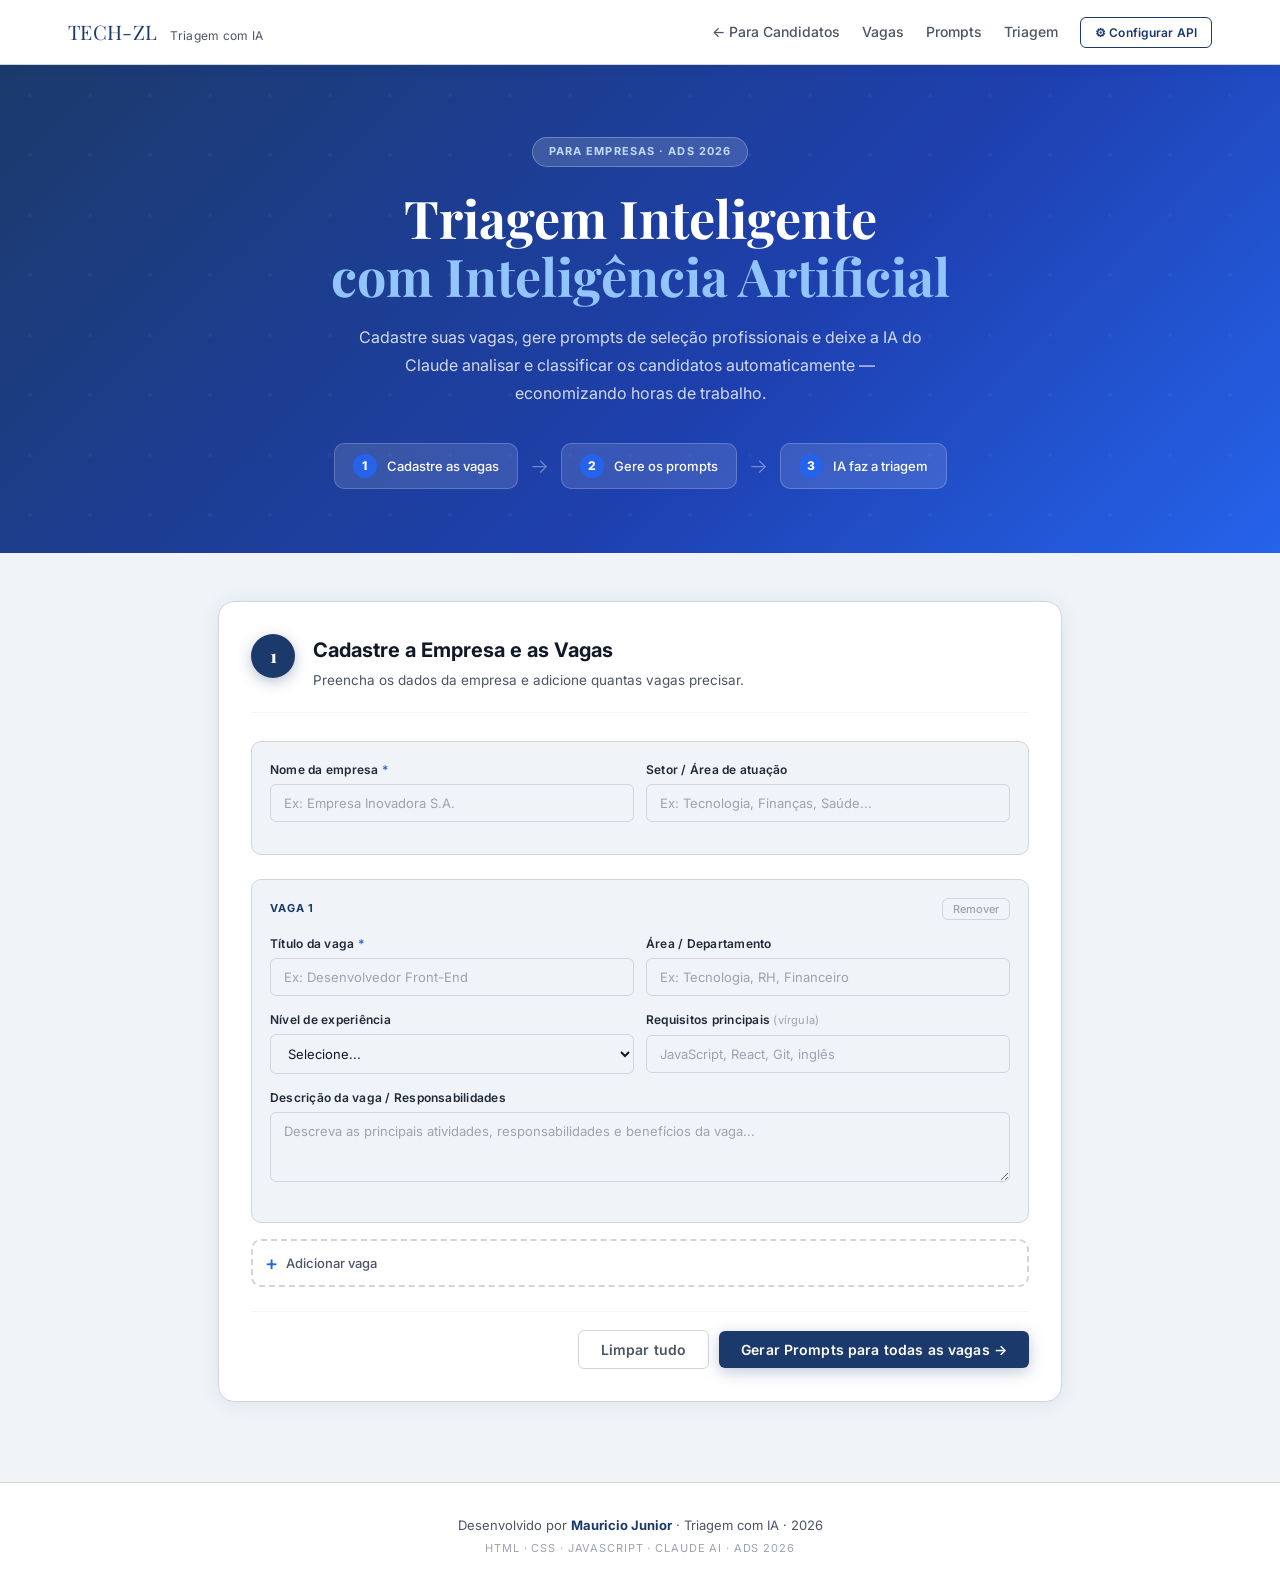
<file: empresa.html>
<!DOCTYPE html>
<html lang="pt-BR">
  <head>
    <meta charset="UTF-8" />
    <meta name="viewport" content="width=device-width, initial-scale=1.0" />
    <title>Triagem com IA | Tech-ZL · ADS 2026</title>
    <link rel="stylesheet" href="empresa.css" />
    <link
      href="https://fonts.googleapis.com/css2?family=Playfair+Display:wght@700&family=Inter:wght@400;500;600&display=swap"
      rel="stylesheet"
    />
  </head>
  <body>

    <!-- ========== NAVBAR ========== -->
    <header class="navbar">
      <div class="navbar__inner">
        <a href="index.html" class="navbar__logo">
          TECH-ZL <span>Triagem com IA</span>
        </a>
        <nav class="navbar__links">
          <a href="index.html">← Para Candidatos</a>
          <a href="#passo-1">Vagas</a>
          <a href="#passo-2">Prompts</a>
          <a href="#passo-3">Triagem</a>
          <button class="btn btn--outline btn--sm" onclick="abrirConfigApi()">⚙ Configurar API</button>
        </nav>
        <button class="navbar__hamburger" id="hamburger" aria-label="Abrir menu">
          <span></span><span></span><span></span>
        </button>
      </div>
      <div class="navbar__mobile" id="mobile-menu">
        <a href="index.html" onclick="fecharMenu()">← Para Candidatos</a>
        <a href="#passo-1" onclick="fecharMenu()">Vagas</a>
        <a href="#passo-2" onclick="fecharMenu()">Prompts</a>
        <a href="#passo-3" onclick="fecharMenu()">Triagem</a>
        <button class="btn btn--outline btn--sm" onclick="abrirConfigApi(); fecharMenu()">⚙ Configurar API</button>
      </div>
    </header>

    <!-- ========== MODAL API KEY ========== -->
    <div class="modal-overlay" id="modal-api" onclick="fecharConfigApi(event)">
      <div class="modal">
        <div class="modal__header">
          <h3 class="modal__titulo">⚙ Configurar Chave de API</h3>
          <button class="modal__fechar" onclick="fecharConfigApi()">✕</button>
        </div>
        <p class="modal__desc">
          Para usar a triagem com IA, insira sua chave de API da Anthropic (Claude).<br>
          A chave é armazenada <strong>apenas nesta sessão</strong> e nunca é enviada a terceiros.
        </p>
        <div class="campo">
          <label for="api-key-input">Chave de API Anthropic</label>
          <input type="password" id="api-key-input" placeholder="sk-ant-api03-..." autocomplete="off" />
        </div>
        <p class="modal__link">
          Não tem uma chave? Acesse
          <a href="https://console.anthropic.com" target="_blank">console.anthropic.com</a>
          para criar gratuitamente.
        </p>
        <div class="modal__acoes">
          <button class="btn btn--ghost" onclick="fecharConfigApi()">Cancelar</button>
          <button class="btn btn--primary" onclick="salvarApiKey()">Salvar e fechar</button>
        </div>
      </div>
    </div>

    <!-- ========== HERO ========== -->
    <section class="hero-empresa">
      <div class="hero-empresa__conteudo">
        <span class="hero-empresa__badge">Para Empresas · ADS 2026</span>
        <h1 class="hero-empresa__titulo">
          Triagem Inteligente<br>
          <span class="hero-empresa__destaque">com Inteligência Artificial</span>
        </h1>
        <p class="hero-empresa__sub">
          Cadastre suas vagas, gere prompts de seleção profissionais e deixe a IA do Claude
          analisar e classificar os candidatos automaticamente — economizando horas de trabalho.
        </p>
        <div class="hero-empresa__passos">
          <div class="passo-mini">
            <span class="passo-mini__num">1</span>
            <span>Cadastre as vagas</span>
          </div>
          <div class="passo-mini__seta">→</div>
          <div class="passo-mini">
            <span class="passo-mini__num">2</span>
            <span>Gere os prompts</span>
          </div>
          <div class="passo-mini__seta">→</div>
          <div class="passo-mini">
            <span class="passo-mini__num">3</span>
            <span>IA faz a triagem</span>
          </div>
        </div>
      </div>
    </section>

    <!-- ========== MAIN ========== -->
    <main class="main-empresa">

      <!-- ======== PASSO 1: VAGAS ======== -->
      <section class="step-card" id="passo-1">
        <div class="step-card__header">
          <div class="step-num">1</div>
          <div>
            <h2 class="step-card__titulo">Cadastre a Empresa e as Vagas</h2>
            <p class="step-card__desc">Preencha os dados da empresa e adicione quantas vagas precisar.</p>
          </div>
        </div>

        <!-- Dados da empresa -->
        <div class="empresa-dados">
          <div class="campo-linha">
            <div class="campo">
              <label for="nome-empresa">Nome da empresa <span class="obrig">*</span></label>
              <input type="text" id="nome-empresa" placeholder="Ex: Empresa Inovadora S.A." oninput="atualizarPrompts()" />
            </div>
            <div class="campo">
              <label for="setor-empresa">Setor / Área de atuação</label>
              <input type="text" id="setor-empresa" placeholder="Ex: Tecnologia, Finanças, Saúde..." oninput="atualizarPrompts()" />
            </div>
          </div>
        </div>

        <!-- Lista de vagas -->
        <div id="lista-vagas"></div>

        <button class="btn-adicionar" onclick="adicionarVaga()">
          <span class="btn-adicionar__icone">+</span>
          Adicionar vaga
        </button>

        <div class="step-acoes">
          <button class="btn btn--ghost" onclick="limparTudo()">Limpar tudo</button>
          <button class="btn btn--primary" onclick="gerarPrompts()">
            Gerar Prompts para todas as vagas →
          </button>
        </div>
      </section>

      <!-- ======== PASSO 2: PROMPTS GERADOS ======== -->
      <section class="step-card" id="passo-2" style="display:none;">
        <div class="step-card__header">
          <div class="step-num">2</div>
          <div>
            <h2 class="step-card__titulo">Prompts de Triagem Gerados</h2>
            <p class="step-card__desc">
              Copie o prompt desejado e use-o em qualquer IA, ou vá ao Passo 3 para triagem automática aqui mesmo.
            </p>
          </div>
        </div>
        <div id="lista-prompts"></div>
        <div class="step-acoes">
          <button class="btn btn--ghost" onclick="voltarPasso1()">← Editar vagas</button>
          <button class="btn btn--primary" onclick="irParaPasso3()">
            Triagem automática com IA →
          </button>
        </div>
      </section>

      <!-- ======== PASSO 3: TRIAGEM COM IA ======== -->
      <section class="step-card" id="passo-3" style="display:none;">
        <div class="step-card__header">
          <div class="step-num">3</div>
          <div>
            <h2 class="step-card__titulo">Triagem Automática com IA</h2>
            <p class="step-card__desc">
              Selecione a vaga, cole os currículos dos candidatos e clique em analisar.
            </p>
          </div>
        </div>

        <!-- Aviso API -->
        <div class="aviso-api" id="aviso-api">
          <span class="aviso-api__icone">🔑</span>
          <span>
            Para usar a triagem com IA você precisa configurar sua chave de API Anthropic.
            <button class="link-btn" onclick="abrirConfigApi()">Configurar agora →</button>
          </span>
        </div>

        <div class="campo">
          <label for="select-vaga-analise">Vaga para análise</label>
          <select id="select-vaga-analise">
            <option value="">Selecione uma vaga...</option>
          </select>
        </div>

        <div class="campo">
          <label for="texto-cvs">
            Currículos dos candidatos
            <small>(cole um por vez ou separe com "---" para analisar múltiplos)</small>
          </label>
          <textarea
            id="texto-cvs"
            rows="12"
            placeholder="Cole aqui o texto dos currículos dos candidatos. Para múltiplos candidatos, separe cada um com:

---

Candidato 1:
Nome: João Silva
Email: joao@email.com
Habilidades: JavaScript, React, Node.js
Experiência: 3 anos como desenvolvedor frontend...

---

Candidato 2:
Nome: Maria Santos
..."></textarea>
        </div>

        <div class="step-acoes">
          <button class="btn btn--ghost" onclick="voltarPasso2()">← Ver prompts</button>
          <button class="btn btn--primary btn--lg" id="btn-analisar" onclick="analisarCandidatos()">
            🤖 Analisar com IA
          </button>
        </div>

        <!-- RESULTADOS -->
        <div id="resultado-analise" class="resultado-analise"></div>
      </section>

    </main>

    <!-- ========== FOOTER ========== -->
    <footer class="footer">
      <p>
        Desenvolvido por <strong><a href="https://github.com/juniordemoura" target="_blank">Mauricio Junior</a></strong> ·
        Triagem com IA · 2026
      </p>
      <p class="footer__sub">HTML · CSS · JavaScript · Claude AI · ADS 2026</p>
    </footer>

    <script src="empresa.js"></script>
  </body>
</html>
</file>
<file: empresa.css>
/* ================================================
   TRIAGEM COM IA — TECH-ZL · ADS 2026
   empresa.css — Estilos da página Para Empresas
   Paleta: #1B3A6B · #2563EB · #F0F4F8 · #4B5563
   ================================================ */

/* ---- RESET ---- */
*, *::before, *::after {
  box-sizing: border-box;
  margin: 0;
  padding: 0;
}

/* ---- VARIÁVEIS ---- */
:root {
  --azul-pri:    #1B3A6B;
  --azul-sec:    #2563EB;
  --azul-esc:    #142B52;
  --azul-tag:    #DBEAFE;
  --fundo:       #F0F4F8;
  --cinza:       #4B5563;
  --cinza-claro: #9CA3AF;
  --cinza-borda: #D1D5DB;
  --cinza-fraco: #F3F4F6;
  --preto:       #111827;
  --preto-soft:  #1F2937;
  --branco:      #FFFFFF;
  --verde:       #16a34a;
  --verde-bg:    #F0FDF4;
  --vermelho:    #DC2626;
  --vermelho-bg: #FEF2F2;

  --fonte-titulo: 'Playfair Display', Georgia, serif;
  --fonte-corpo:  'Inter', 'Segoe UI', sans-serif;

  --radius-sm:  6px;
  --radius-md:  10px;
  --radius-lg:  16px;
  --radius-xl:  24px;

  --sombra-card: 0 2px 20px rgba(27, 58, 107, 0.09);
  --sombra-btn:  0 4px 16px rgba(27, 58, 107, 0.28);
  --trans:       0.22s ease;
}

/* ---- BASE ---- */
html { scroll-behavior: smooth; }

body {
  font-family: var(--fonte-corpo);
  background-color: var(--fundo);
  color: var(--preto);
  line-height: 1.6;
  min-height: 100vh;
}

::-webkit-scrollbar { width: 6px; }
::-webkit-scrollbar-track { background: var(--cinza-fraco); }
::-webkit-scrollbar-thumb { background: var(--azul-pri); border-radius: 4px; }

/* ================================================
   NAVBAR
   ================================================ */
.navbar {
  position: sticky;
  top: 0;
  z-index: 100;
  background: rgba(255, 255, 255, 0.97);
  backdrop-filter: blur(12px);
  border-bottom: 1px solid var(--cinza-borda);
  box-shadow: 0 1px 12px rgba(27, 58, 107, 0.07);
}

.navbar__inner {
  max-width: 1200px;
  margin: 0 auto;
  padding: 0 28px;
  height: 64px;
  display: flex;
  align-items: center;
  justify-content: space-between;
}

.navbar__logo {
  font-family: var(--fonte-titulo);
  font-size: 20px;
  color: var(--azul-pri);
  text-decoration: none;
  letter-spacing: 0.3px;
}

.navbar__logo span {
  font-family: var(--fonte-corpo);
  font-size: 12px;
  color: var(--cinza);
  font-weight: 400;
  margin-left: 8px;
}

.navbar__links {
  display: flex;
  align-items: center;
  gap: 22px;
}

.navbar__links a {
  color: var(--cinza);
  text-decoration: none;
  font-size: 14px;
  font-weight: 500;
  transition: color var(--trans);
}

.navbar__links a:hover { color: var(--azul-sec); }

.navbar__hamburger {
  display: none;
  flex-direction: column;
  gap: 5px;
  background: none;
  border: none;
  cursor: pointer;
  padding: 4px;
}

.navbar__hamburger span {
  display: block;
  width: 24px;
  height: 2px;
  background: var(--preto);
  border-radius: 2px;
  transition: var(--trans);
}

.navbar__mobile {
  display: none;
  flex-direction: column;
  gap: 4px;
  padding: 12px 28px 18px;
  background: var(--branco);
  border-top: 1px solid var(--cinza-borda);
}

.navbar__mobile.aberto { display: flex; }

.navbar__mobile a {
  color: var(--cinza);
  text-decoration: none;
  font-size: 15px;
  padding: 10px 0;
  border-bottom: 1px solid var(--cinza-fraco);
  font-weight: 500;
}

.navbar__mobile .btn { margin-top: 8px; justify-content: center; }

/* ================================================
   BOTÕES
   ================================================ */
.btn {
  display: inline-flex;
  align-items: center;
  justify-content: center;
  gap: 6px;
  font-family: var(--fonte-corpo);
  font-size: 14px;
  font-weight: 600;
  padding: 10px 22px;
  border-radius: var(--radius-sm);
  border: none;
  cursor: pointer;
  transition: all var(--trans);
  text-decoration: none;
  white-space: nowrap;
  letter-spacing: 0.01em;
}

.btn--primary {
  background: var(--azul-pri);
  color: var(--branco);
  box-shadow: var(--sombra-btn);
}

.btn--primary:hover {
  background: var(--azul-esc);
  transform: translateY(-2px);
  box-shadow: 0 6px 20px rgba(27, 58, 107, 0.38);
}

.btn--primary:active { transform: translateY(0); }

.btn--outline {
  background: transparent;
  color: var(--azul-pri);
  border: 1.5px solid var(--azul-pri);
}

.btn--outline:hover {
  background: var(--azul-tag);
  transform: translateY(-1px);
}

.btn--ghost {
  background: transparent;
  color: var(--cinza);
  border: 1.5px solid var(--cinza-borda);
}

.btn--ghost:hover {
  border-color: var(--azul-sec);
  color: var(--azul-sec);
  background: var(--azul-tag);
}

.btn--sm {
  padding: 7px 14px;
  font-size: 12px;
}

.btn--lg {
  padding: 14px 32px;
  font-size: 15px;
}

.btn:disabled {
  opacity: 0.6;
  cursor: not-allowed;
  transform: none !important;
}

/* ================================================
   MODAL API KEY
   ================================================ */
.modal-overlay {
  display: none;
  position: fixed;
  inset: 0;
  background: rgba(17, 24, 39, 0.55);
  z-index: 500;
  align-items: center;
  justify-content: center;
  backdrop-filter: blur(3px);
}

.modal-overlay.aberto {
  display: flex;
}

.modal {
  background: var(--branco);
  border-radius: var(--radius-lg);
  padding: 32px;
  max-width: 480px;
  width: calc(100% - 40px);
  box-shadow: 0 20px 60px rgba(17, 24, 39, 0.25);
  animation: modalEntrar 0.22s ease;
}

@keyframes modalEntrar {
  from { opacity: 0; transform: translateY(-16px) scale(0.97); }
  to   { opacity: 1; transform: translateY(0) scale(1); }
}

.modal__header {
  display: flex;
  align-items: center;
  justify-content: space-between;
  margin-bottom: 14px;
}

.modal__titulo {
  font-size: 17px;
  font-weight: 700;
  color: var(--preto);
}

.modal__fechar {
  background: none;
  border: none;
  font-size: 18px;
  color: var(--cinza-claro);
  cursor: pointer;
  padding: 4px 8px;
  border-radius: var(--radius-sm);
  transition: all var(--trans);
}

.modal__fechar:hover {
  background: var(--cinza-fraco);
  color: var(--vermelho);
}

.modal__desc {
  font-size: 13.5px;
  color: var(--cinza);
  margin-bottom: 18px;
  line-height: 1.65;
}

.modal__link {
  font-size: 12.5px;
  color: var(--cinza-claro);
  margin-top: 10px;
  margin-bottom: 20px;
}

.modal__link a {
  color: var(--azul-sec);
  text-decoration: none;
  font-weight: 600;
}

.modal__link a:hover { text-decoration: underline; }

.modal__acoes {
  display: flex;
  gap: 10px;
  justify-content: flex-end;
}

/* ================================================
   CAMPOS
   ================================================ */
.campo { margin-bottom: 14px; }

.campo label {
  display: block;
  font-size: 12px;
  font-weight: 600;
  color: var(--preto-soft);
  margin-bottom: 5px;
  letter-spacing: 0.02em;
}

.campo label small {
  font-size: 11px;
  font-weight: 400;
  color: var(--cinza-claro);
}

.obrig { color: var(--azul-sec); }

.campo input,
.campo textarea,
.campo select {
  width: 100%;
  background: var(--fundo);
  border: 1.5px solid var(--cinza-borda);
  border-radius: var(--radius-sm);
  padding: 10px 13px;
  font-size: 13px;
  color: var(--preto);
  font-family: var(--fonte-corpo);
  transition: border-color var(--trans), box-shadow var(--trans);
  outline: none;
  resize: vertical;
}

.campo input::placeholder,
.campo textarea::placeholder { color: var(--cinza-claro); }

.campo input:focus,
.campo textarea:focus,
.campo select:focus {
  border-color: var(--azul-sec);
  background: var(--branco);
  box-shadow: 0 0 0 3px rgba(37, 99, 235, 0.10);
}

.campo-linha {
  display: grid;
  grid-template-columns: 1fr 1fr;
  gap: 12px;
}

/* ================================================
   HERO EMPRESA
   ================================================ */
.hero-empresa {
  background: linear-gradient(135deg, var(--azul-pri) 0%, #1e40af 60%, var(--azul-sec) 100%);
  padding: 72px 28px 64px;
  text-align: center;
  position: relative;
  overflow: hidden;
}

.hero-empresa::before {
  content: '';
  position: absolute;
  inset: 0;
  background: url("data:image/svg+xml,%3Csvg width='60' height='60' viewBox='0 0 60 60' xmlns='http://www.w3.org/2000/svg'%3E%3Cg fill='none' fill-rule='evenodd'%3E%3Cg fill='%23ffffff' fill-opacity='0.04'%3E%3Ccircle cx='30' cy='30' r='2'/%3E%3C/g%3E%3C/g%3E%3C/svg%3E");
}

.hero-empresa__conteudo {
  max-width: 720px;
  margin: 0 auto;
  position: relative;
}

.hero-empresa__badge {
  display: inline-block;
  background: rgba(255,255,255,0.15);
  border: 1px solid rgba(255,255,255,0.25);
  color: #BFDBFE;
  font-size: 11px;
  font-weight: 700;
  letter-spacing: 0.1em;
  text-transform: uppercase;
  padding: 5px 16px;
  border-radius: 20px;
  margin-bottom: 22px;
}

.hero-empresa__titulo {
  font-family: var(--fonte-titulo);
  font-size: clamp(32px, 5vw, 52px);
  color: var(--branco);
  line-height: 1.12;
  margin-bottom: 18px;
}

.hero-empresa__destaque {
  color: #93C5FD;
}

.hero-empresa__sub {
  font-size: 16px;
  color: rgba(255,255,255,0.8);
  max-width: 580px;
  margin: 0 auto 36px;
  line-height: 1.75;
}

/* Passos mini no hero */
.hero-empresa__passos {
  display: flex;
  align-items: center;
  justify-content: center;
  gap: 12px;
  flex-wrap: wrap;
}

.passo-mini {
  display: flex;
  align-items: center;
  gap: 10px;
  background: rgba(255,255,255,0.12);
  border: 1px solid rgba(255,255,255,0.2);
  border-radius: var(--radius-md);
  padding: 10px 18px;
  color: var(--branco);
  font-size: 13px;
  font-weight: 500;
}

.passo-mini__num {
  background: var(--azul-sec);
  color: var(--branco);
  width: 24px;
  height: 24px;
  border-radius: 50%;
  display: flex;
  align-items: center;
  justify-content: center;
  font-size: 12px;
  font-weight: 800;
  flex-shrink: 0;
}

.passo-mini__seta {
  color: rgba(255,255,255,0.4);
  font-size: 20px;
  font-weight: 300;
}

/* ================================================
   MAIN EMPRESA
   ================================================ */
.main-empresa {
  max-width: 900px;
  margin: 0 auto;
  padding: 48px 28px 80px;
  display: flex;
  flex-direction: column;
  gap: 32px;
}

/* ================================================
   STEP CARDS
   ================================================ */
.step-card {
  background: var(--branco);
  border: 1px solid var(--cinza-borda);
  border-radius: var(--radius-lg);
  padding: 32px;
  box-shadow: var(--sombra-card);
}

.step-card__header {
  display: flex;
  align-items: flex-start;
  gap: 18px;
  margin-bottom: 28px;
  padding-bottom: 20px;
  border-bottom: 1.5px solid var(--cinza-fraco);
}

.step-num {
  width: 44px;
  height: 44px;
  min-width: 44px;
  background: var(--azul-pri);
  color: var(--branco);
  border-radius: 50%;
  display: flex;
  align-items: center;
  justify-content: center;
  font-size: 18px;
  font-weight: 800;
  font-family: var(--fonte-titulo);
  box-shadow: 0 4px 14px rgba(27, 58, 107, 0.3);
}

.step-card__titulo {
  font-size: 20px;
  font-weight: 700;
  color: var(--preto);
  margin-bottom: 4px;
}

.step-card__desc {
  font-size: 13.5px;
  color: var(--cinza);
  line-height: 1.6;
}

/* Dados da empresa */
.empresa-dados {
  background: var(--fundo);
  border: 1.5px solid var(--cinza-borda);
  border-radius: var(--radius-md);
  padding: 18px;
  margin-bottom: 24px;
}

/* ---- BOTÃO ADICIONAR ---- */
.btn-adicionar {
  display: flex;
  align-items: center;
  gap: 8px;
  width: 100%;
  padding: 12px;
  background: transparent;
  border: 2px dashed var(--cinza-borda);
  border-radius: var(--radius-md);
  color: var(--cinza);
  font-size: 13px;
  font-weight: 500;
  cursor: pointer;
  transition: all var(--trans);
  font-family: var(--fonte-corpo);
  margin-top: 4px;
}

.btn-adicionar__icone {
  font-size: 20px;
  color: var(--azul-sec);
  line-height: 1;
}

.btn-adicionar:hover {
  border-color: var(--azul-sec);
  color: var(--azul-sec);
  background: var(--azul-tag);
}

/* Ações do step */
.step-acoes {
  display: flex;
  align-items: center;
  justify-content: flex-end;
  gap: 10px;
  margin-top: 24px;
  padding-top: 18px;
  border-top: 1.5px solid var(--cinza-fraco);
}

/* ================================================
   CARDS DE VAGA
   ================================================ */
.vaga-card {
  background: var(--fundo);
  border: 1.5px solid var(--cinza-borda);
  border-radius: var(--radius-md);
  padding: 18px;
  margin-bottom: 16px;
  transition: border-color var(--trans);
}

.vaga-card:hover { border-color: var(--azul-sec); }

.vaga-card__topo {
  display: flex;
  align-items: center;
  justify-content: space-between;
  margin-bottom: 14px;
}

.vaga-card__num {
  font-size: 11px;
  font-weight: 700;
  color: var(--azul-pri);
  text-transform: uppercase;
  letter-spacing: 0.08em;
}

.vaga-card__rem {
  background: none;
  border: 1.5px solid var(--cinza-borda);
  border-radius: var(--radius-sm);
  color: var(--cinza-claro);
  font-size: 11px;
  padding: 3px 10px;
  cursor: pointer;
  transition: all var(--trans);
  font-family: var(--fonte-corpo);
  font-weight: 500;
}

.vaga-card__rem:hover {
  border-color: var(--vermelho);
  color: var(--vermelho);
  background: var(--vermelho-bg);
}

/* ================================================
   PROMPTS GERADOS
   ================================================ */
.prompt-card {
  background: var(--fundo);
  border: 1.5px solid var(--cinza-borda);
  border-radius: var(--radius-md);
  padding: 20px;
  margin-bottom: 18px;
  transition: border-color var(--trans);
}

.prompt-card:hover { border-color: var(--azul-sec); }

.prompt-card__topo {
  display: flex;
  align-items: center;
  justify-content: space-between;
  margin-bottom: 12px;
}

.prompt-card__titulo {
  font-size: 14px;
  font-weight: 700;
  color: var(--preto);
}

.prompt-card__acoes {
  display: flex;
  gap: 8px;
}

.prompt-card__textarea {
  width: 100%;
  background: var(--branco);
  border: 1.5px solid var(--cinza-borda);
  border-radius: var(--radius-sm);
  padding: 12px;
  font-size: 12px;
  color: var(--cinza);
  font-family: 'Courier New', monospace;
  line-height: 1.7;
  resize: vertical;
  outline: none;
  transition: border-color var(--trans);
  min-height: 140px;
}

.prompt-card__textarea:focus {
  border-color: var(--azul-sec);
  box-shadow: 0 0 0 3px rgba(37, 99, 235, 0.10);
}

.btn-copiar {
  display: inline-flex;
  align-items: center;
  gap: 5px;
  background: var(--azul-tag);
  color: var(--azul-pri);
  border: 1.5px solid var(--azul-tag);
  border-radius: var(--radius-sm);
  font-size: 12px;
  font-weight: 600;
  padding: 6px 14px;
  cursor: pointer;
  transition: all var(--trans);
  font-family: var(--fonte-corpo);
}

.btn-copiar:hover {
  background: var(--azul-pri);
  color: var(--branco);
  border-color: var(--azul-pri);
}

.btn-copiar.copiado {
  background: var(--verde-bg);
  color: var(--verde);
  border-color: #86EFAC;
}

/* ================================================
   AVISO API
   ================================================ */
.aviso-api {
  display: flex;
  align-items: center;
  gap: 12px;
  background: #FFFBEB;
  border: 1.5px solid #FCD34D;
  border-radius: var(--radius-md);
  padding: 14px 18px;
  margin-bottom: 20px;
  font-size: 13.5px;
  color: #92400E;
}

.aviso-api.oculto { display: none; }

.aviso-api__icone { font-size: 20px; }

.link-btn {
  background: none;
  border: none;
  color: var(--azul-sec);
  font-size: 13.5px;
  font-weight: 600;
  cursor: pointer;
  text-decoration: underline;
  font-family: var(--fonte-corpo);
  padding: 0;
}

/* ================================================
   RESULTADOS DA ANÁLISE
   ================================================ */
.resultado-analise {
  margin-top: 28px;
}

.resultado-analise:empty { display: none; }

.resultado-header {
  display: flex;
  align-items: center;
  gap: 10px;
  margin-bottom: 20px;
  padding-bottom: 14px;
  border-bottom: 1.5px solid var(--cinza-fraco);
}

.resultado-header h3 {
  font-size: 16px;
  font-weight: 700;
  color: var(--preto);
}

.badge-ia {
  display: inline-flex;
  align-items: center;
  gap: 5px;
  background: linear-gradient(135deg, var(--azul-pri), var(--azul-sec));
  color: var(--branco);
  font-size: 10px;
  font-weight: 700;
  letter-spacing: 0.08em;
  text-transform: uppercase;
  padding: 3px 10px;
  border-radius: 20px;
}

.candidato-card {
  background: var(--branco);
  border: 1.5px solid var(--cinza-borda);
  border-radius: var(--radius-md);
  padding: 20px;
  margin-bottom: 14px;
  transition: all var(--trans);
}

.candidato-card:hover {
  border-color: var(--azul-sec);
  box-shadow: 0 4px 20px rgba(27, 58, 107, 0.1);
}

.candidato-card--aprovado { border-left: 4px solid var(--verde); }
.candidato-card--em-analise { border-left: 4px solid #F59E0B; }
.candidato-card--reprovado { border-left: 4px solid var(--vermelho); }

.candidato-card__topo {
  display: flex;
  align-items: flex-start;
  justify-content: space-between;
  gap: 12px;
  margin-bottom: 10px;
}

.candidato-card__nome {
  font-size: 15px;
  font-weight: 700;
  color: var(--preto);
}

.candidato-card__nota {
  display: flex;
  align-items: center;
  gap: 6px;
  flex-shrink: 0;
}

.nota-badge {
  font-size: 18px;
  font-weight: 800;
  color: var(--azul-pri);
  font-family: var(--fonte-titulo);
}

.status-badge {
  font-size: 10px;
  font-weight: 700;
  padding: 3px 10px;
  border-radius: 20px;
  letter-spacing: 0.06em;
  text-transform: uppercase;
}

.status-badge--aprovado  { background: var(--verde-bg); color: var(--verde); }
.status-badge--em-analise { background: #FFFBEB; color: #B45309; }
.status-badge--reprovado { background: var(--vermelho-bg); color: var(--vermelho); }

.candidato-card__analise {
  font-size: 13px;
  color: var(--cinza);
  line-height: 1.7;
  border-top: 1px solid var(--cinza-fraco);
  padding-top: 10px;
  margin-top: 2px;
}

/* Loading spinner */
.loading-ia {
  display: flex;
  flex-direction: column;
  align-items: center;
  gap: 14px;
  padding: 40px;
  color: var(--cinza);
  font-size: 14px;
}

.spinner {
  width: 36px;
  height: 36px;
  border: 3px solid var(--cinza-borda);
  border-top-color: var(--azul-sec);
  border-radius: 50%;
  animation: girar 0.8s linear infinite;
}

@keyframes girar {
  to { transform: rotate(360deg); }
}

.erro-ia {
  background: var(--vermelho-bg);
  border: 1.5px solid #FECACA;
  border-radius: var(--radius-md);
  padding: 16px 20px;
  font-size: 13.5px;
  color: var(--vermelho);
  display: flex;
  gap: 10px;
  align-items: flex-start;
}

/* ================================================
   FOOTER
   ================================================ */
.footer {
  text-align: center;
  padding: 32px 28px;
  border-top: 1px solid var(--cinza-borda);
  background: var(--branco);
  color: var(--cinza);
  font-size: 13px;
}

.footer strong { color: var(--azul-pri); font-weight: 700; }
.footer strong a { color: var(--azul-pri); text-decoration: none; }
.footer strong a:hover { text-decoration: underline; }

.footer__sub {
  font-size: 11px;
  color: var(--cinza-claro);
  margin-top: 4px;
  letter-spacing: 0.08em;
  text-transform: uppercase;
}

/* ================================================
   RESPONSIVIDADE
   ================================================ */
@media (max-width: 680px) {
  .navbar__links { display: none; }
  .navbar__hamburger { display: flex; }

  .main-empresa { padding: 28px 16px 60px; }
  .step-card { padding: 20px 16px; }

  .hero-empresa { padding: 48px 20px 44px; }
  .hero-empresa__passos { gap: 8px; }
  .passo-mini { padding: 8px 12px; font-size: 12px; }
  .passo-mini__seta { display: none; }

  .campo-linha { grid-template-columns: 1fr; }
  .step-acoes { flex-direction: column; }
  .step-acoes .btn { width: 100%; }
  .modal__acoes { flex-direction: column-reverse; }
  .modal__acoes .btn { width: 100%; }
  .prompt-card__topo { flex-direction: column; align-items: flex-start; gap: 8px; }
  .candidato-card__topo { flex-direction: column; gap: 6px; }
}

@media (max-width: 400px) {
  .hero-empresa__titulo { font-size: 28px; }
  .step-card__header { flex-direction: column; gap: 10px; }
}
</file>
